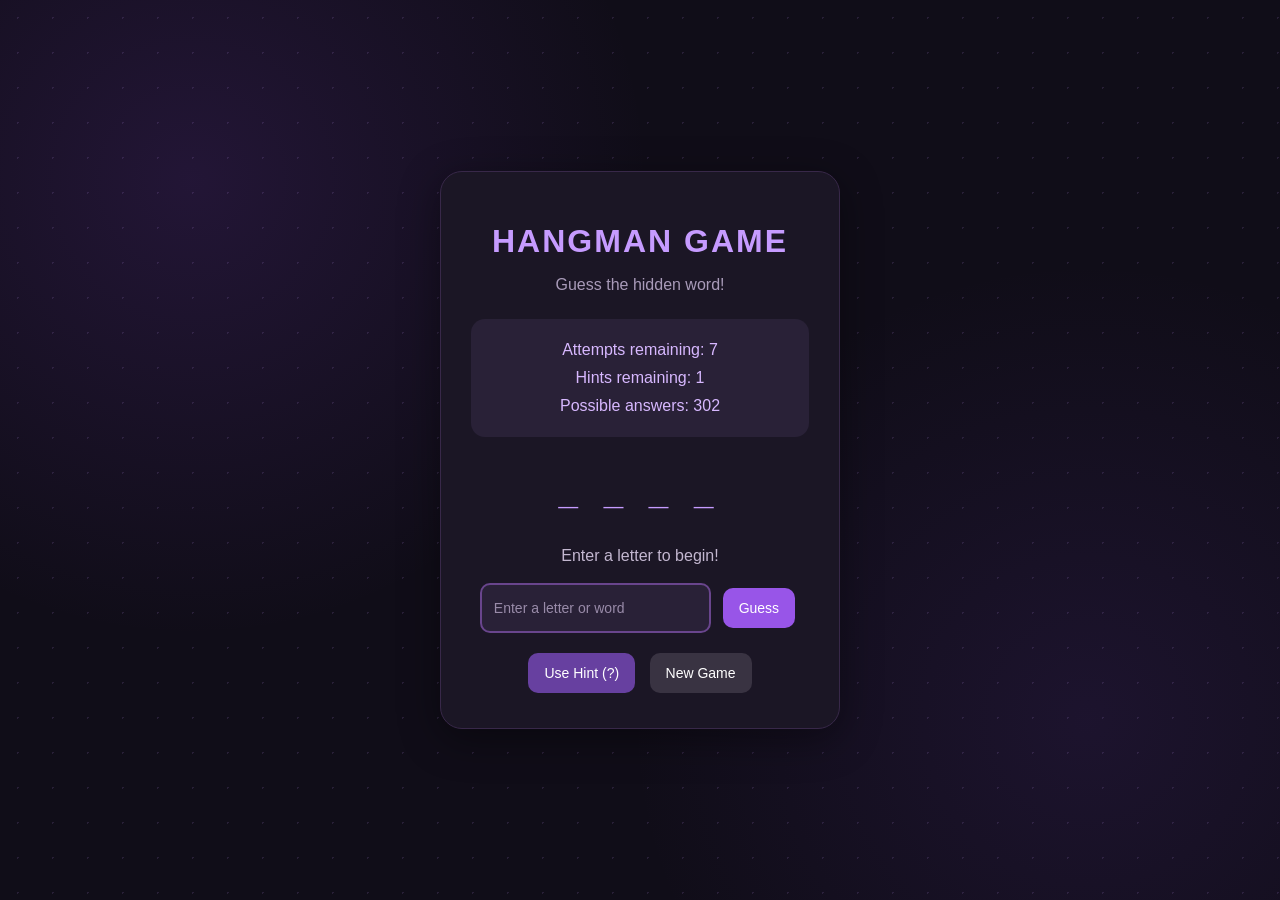
<file: index.html>
<!DOCTYPE html>
<html lang="en">
<head>
    <meta charset="UTF-8">
    <meta name="viewport" content="width=device-width, initial-scale=1.0">
    <title>Hangman Game</title>
    <link rel="stylesheet" href="style.css">
</head>

<body>

    <div class="game-container">

        <h1>HANGMAN GAME</h1>
        <p class="subtitle">Guess the hidden word!</p>

        <div class="game-info">
            <p>Attempts remaining: <span id="attempts">0</span></p>
            <p>Hints remaining: <span id="hints">0</span></p>
            <p>Possible answers: <span id="possible">0</span></p>
        </div>

        <h2 id="word">_ _ _ _ _</h2>

        <p id="message">Load your word list to begin!</p>

        <div class="input-area">
            <input
                type="text"
                id="guess"
                maxlength="30"
                placeholder="Enter a letter or word"
                disabled
            >
            <button id="guessButton" disabled>Guess</button>
        </div>

        <div class="buttons">
            <button id="hintButton" disabled>Use Hint (?)</button>
            <button id="restartButton" disabled>New Game</button>
        </div>

    </div>

    <script src="script.js"></script>

</body>
</html>
</file>
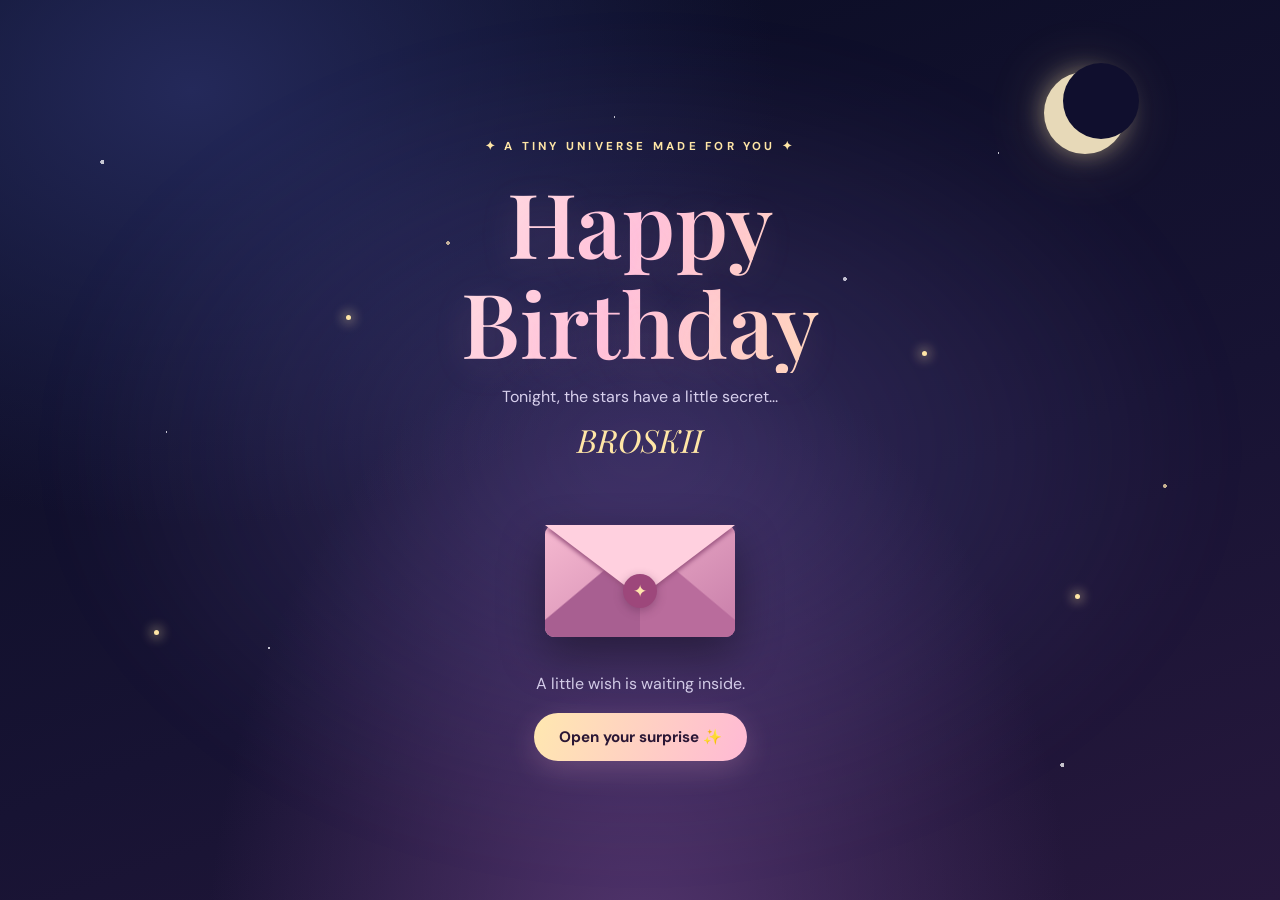
<file: midnight_birthday_garden (1).html>
<!DOCTYPE html>
<html lang="en">
<head>
<meta charset="UTF-8">
<meta name="viewport" content="width=device-width, initial-scale=1.0">
<title>A Little Birthday Magic ✦</title>
<style>
  @import url('https://fonts.googleapis.com/css2?family=DM+Sans:wght@400;500;600;700&family=Playfair+Display:wght@500;600;700&display=swap');

  :root {
    --night: #090d24;
    --violet: #24204d;
    --pink: #ffb7d5;
    --gold: #ffe6a6;
    --cream: #fff7ee;
  }

  * { box-sizing: border-box; }
  body {
    margin: 0;
    min-height: 100vh;
    overflow-x: hidden;
    color: var(--cream);
    font-family: 'DM Sans', sans-serif;
    background:
      radial-gradient(ellipse at 50% 110%, #53356e 0%, transparent 48%),
      radial-gradient(ellipse at 15% 10%, #24295a 0%, transparent 38%),
      linear-gradient(160deg, #080c22, #171333 60%, #27183d);
  }

  .sky, .sky::before, .sky::after {
    position: fixed; inset: 0; pointer-events: none;
  }
  .sky::before {
    content: ""; opacity: .75;
    background-image:
      radial-gradient(2px 2px at 8% 18%, #fff 98%, transparent),
      radial-gradient(1px 1px at 21% 72%, #fff 98%, transparent),
      radial-gradient(2px 2px at 35% 27%, #ffe7ad 98%, transparent),
      radial-gradient(1px 1px at 48% 13%, #fff 98%, transparent),
      radial-gradient(2px 2px at 66% 31%, #fff 98%, transparent),
      radial-gradient(1px 1px at 78% 17%, #fff 98%, transparent),
      radial-gradient(2px 2px at 91% 54%, #ffe7ad 98%, transparent),
      radial-gradient(1px 1px at 13% 48%, #fff 98%, transparent),
      radial-gradient(1px 1px at 57% 81%, #fff 98%, transparent),
      radial-gradient(2px 2px at 83% 85%, #fff 98%, transparent);
    animation: twinkle 4s ease-in-out infinite alternate;
  }
  .sky::after {
    content: ""; opacity: .22;
    background: radial-gradient(ellipse at 50% 50%, #a58bff 0%, transparent 65%);
    filter: blur(45px);
  }
  @keyframes twinkle { from {opacity:.35} to {opacity:.9} }

  .moon {
    position: fixed; width: 82px; height: 82px; border-radius: 50%;
    top: 8%; right: 12%;
    background: #fff0c8;
    box-shadow: 0 0 24px #ffe6a688, 0 0 75px #ffe6a633;
    opacity: .9;
  }
  .moon::after {
    content: ""; position: absolute; width: 76px; height: 76px;
    border-radius: 50%; background: #11102f; left: 19px; top: -9px;
  }

  .firefly {
    position: fixed; width: 5px; height: 5px; border-radius: 50%;
    background: #ffe6a6; box-shadow: 0 0 12px 3px #ffe6a677;
    animation: drift 8s ease-in-out infinite alternate;
    pointer-events: none;
  }
  .f1 {left: 12%; top: 70%}
  .f2 {left: 84%; top: 66%; animation-delay: -3s}
  .f3 {left: 72%; top: 39%; animation-delay: -5s}
  .f4 {left: 27%; top: 35%; animation-delay: -2s}
  @keyframes drift { to { transform: translate(20px,-35px); opacity:.25 } }

  main {
    position: relative; z-index: 1; min-height: 100vh;
    display: grid; place-items: center; padding: 35px 18px;
  }
  .screen {
    width: min(680px, 100%); text-align: center;
    animation: appear 1s ease both;
  }
  @keyframes appear {
    from { opacity: 0; transform: translateY(18px) scale(.98) }
    to { opacity: 1; transform: translateY(0) scale(1) }
  }
  .eyebrow {
    text-transform: uppercase; letter-spacing: .28em;
    color: var(--gold); font-size: .72rem; font-weight: 700;
  }
  h1, h2 {
    font-family: 'Playfair Display', Georgia, serif;
    font-weight: 600; line-height: 1.12;
  }
  h1 {
    font-size: clamp(3rem, 9vw, 5.6rem);
    margin: 18px 0 10px;
    background: linear-gradient(110deg, #fff7e8, #ffc2db 48%, #ffe6a6);
    -webkit-background-clip: text; background-clip: text; color: transparent;
    text-shadow: 0 8px 38px #ffb7d522;
  }
  .subtitle { color: #d8d0ed; font-size: 1rem; line-height: 1.7; }
  .name { color: var(--gold); font-style: italic; }

  .envelope-wrap { margin: 36px auto 28px; width: 190px; height: 145px; position: relative; }
  .envelope {
    position: absolute; inset: 28px 0 0; height: 112px;
    background: linear-gradient(145deg, #f6b9d0, #c77da9);
    border-radius: 9px; box-shadow: 0 18px 45px #0006;
    overflow: hidden;
  }
  .envelope::before {
    content: ""; position: absolute; inset: 0;
    background: linear-gradient(140deg, transparent 49%, #a85f91 50%) left / 50% 100% no-repeat,
                linear-gradient(220deg, transparent 49%, #b96c9c 50%) right / 50% 100% no-repeat;
  }
  .flap {
    position: absolute; left: 0; top: 28px; width: 0; height: 0;
    border-left: 95px solid transparent; border-right: 95px solid transparent;
    border-top: 72px solid #ffd0df; filter: drop-shadow(0 3px 2px #9a5480);
    transform-origin: top; animation: flap 2.4s ease-in-out infinite alternate;
  }
  @keyframes flap { to { transform: rotateX(22deg) } }
  .seal {
    position: absolute; left: 50%; top: 77px; transform: translateX(-50%);
    width: 34px; height: 34px; display: grid; place-items: center;
    border-radius: 50%; background: #9d477b; color: #ffe5ad; font-size: 17px;
    box-shadow: 0 3px 10px #6a315b77;
  }

  .btn {
    border: 0; cursor: pointer; border-radius: 999px; padding: 14px 25px;
    color: #2b1735; background: linear-gradient(110deg, #ffe8b0, #ffb9d5);
    font: 700 .95rem 'DM Sans', sans-serif;
    box-shadow: 0 8px 28px #ffb7d533;
    transition: transform .2s, box-shadow .2s;
  }
  .btn:hover { transform: translateY(-3px); box-shadow: 0 12px 35px #ffb7d555; }
  .btn:active { transform: scale(.98); }
  .secondary {
    color: #fff2f8; background: #ffffff12; border: 1px solid #ffffff35;
    box-shadow: none;
  }

  #surprise { display: none; }
  .card {
    border: 1px solid #ffffff26; border-radius: 28px; padding: clamp(24px, 5vw, 42px);
    background: linear-gradient(145deg, #ffffff14, #ffffff08);
    box-shadow: 0 24px 80px #0005, inset 0 1px #ffffff20;
    backdrop-filter: blur(12px);
  }
  .cat-scene {
    width: 210px; height: 185px; margin: 0 auto 8px; position: relative;
    display: grid; place-items: center;
  }
  .cat {
    font-size: 104px; filter: drop-shadow(0 12px 13px #0005);
    animation: bob 2.8s ease-in-out infinite;
  }
  @keyframes bob { 50% { transform: translateY(-9px) rotate(-2deg) } }
  .rose {
    position: absolute; font-size: 47px; right: 12px; bottom: 23px;
    transform: rotate(-22deg); animation: rose 2.8s ease-in-out infinite;
    filter: drop-shadow(0 5px 9px #0005);
  }
  @keyframes rose { 50% { transform: rotate(-8deg) translateY(-7px) } }
  .sparkle { position: absolute; color: var(--gold); animation: sparkle 2s infinite ease-in-out; }
  .s1 {top: 8px; left: 25px}
  .s2 {right: 15px; top: 30px; animation-delay: .7s}
  .s3 {left: 20px; bottom: 20px; animation-delay: 1.2s}
  @keyframes sparkle { 50% {opacity:.25; transform: scale(.7) rotate(35deg)} }

  #surprise h2 {
    font-size: clamp(2.5rem, 8vw, 4.4rem); margin: 6px 0 12px;
    color: #ffe2ed; text-shadow: 0 0 30px #ffafd544;
  }
  .wish { color: #e5d9ef; line-height: 1.8; max-width: 470px; margin: 0 auto 24px; }
  .question {
    margin: 28px 0 17px; color: var(--gold);
    font-family: 'Playfair Display', Georgia, serif; font-size: 1.45rem;
  }
  .choices { display: flex; justify-content: center; flex-wrap: wrap; gap: 12px; }
  #reply {
    min-height: 32px; margin-top: 22px; color: #ffd2e5;
    font-family: 'Playfair Display', Georgia, serif; font-size: 1.25rem;
  }
  .tiny { margin-top: 26px; color: #bdb4d4; font-size: .76rem; letter-spacing: .06em; }

  .petal {
    position: fixed; top: -25px; z-index: 3; pointer-events: none;
    animation: fall linear forwards; opacity: .9;
  }
  @keyframes fall { to { transform: translateY(110vh) rotate(500deg); opacity: .1 } }

  @media (max-width: 480px) {
    .moon { width: 58px; height: 58px; right: 8%; top: 5% }
    .moon::after { width: 54px; height: 54px; left: 14px; top: -7px }
    .card { border-radius: 22px }
  }
  @media (prefers-reduced-motion: reduce) {
    *, *::before, *::after { animation-duration: .01ms !important; animation-iteration-count: 1 !important; scroll-behavior: auto !important; }
  }
</style>
</head>
<body>
<div class="sky"></div>
<div class="moon"></div>
<div class="firefly f1"></div><div class="firefly f2"></div>
<div class="firefly f3"></div><div class="firefly f4"></div>

<main>
  <section class="screen" id="opening">
    <div class="eyebrow">✦ a tiny universe made for you ✦</div>
    <h1>Happy<br>Birthday</h1>
    <div class="subtitle">Tonight, the stars have a little secret...</div>
    <div class="name" style="font-family:'Playfair Display',serif;font-size:2rem;margin-top:8px;">BROSKII</div>
    <div class="envelope-wrap" aria-hidden="true">
      <div class="envelope"></div>
      <div class="flap"></div>
      <div class="seal">✦</div>
    </div>
    <p class="subtitle">A little wish is waiting inside.</p>
    <button class="btn" id="openBtn">Open your surprise ✨</button>
  </section>

  <section class="screen" id="surprise">
    <div class="card">
      <div class="eyebrow">✦ delivered by moonlight ✦</div>
      <div class="cat-scene" aria-label="A cute cat holding a rose">
        <span class="sparkle s1">✧</span><span class="sparkle s2">✦</span><span class="sparkle s3">✧</span>
        <div class="cat">🐱</div>
        <div class="rose">🌹</div>
      </div>
      <h2>Happy Birthday<br><span class="name">BROSKII</span>!</h2>
      <p class="wish">May your days be sprinkled with little joys, your dreams find their way to you, and your year glow brighter than all the stars tonight. Here's a rose, just for you. 🌷</p>
      <div class="question">Do you like my gift?</div>
      <div class="choices">
        <button class="btn" id="yesBtn">Of course! 💗</button>
        <button class="btn secondary" id="noBtn">Not really 🙈</button>
      </div>
      <div id="reply" aria-live="polite"></div>
      <div class="tiny">made with a little magic & a lot of thought ✦</div>
    </div>
  </section>
</main>

<script>
  const opening = document.getElementById('opening');
  const surprise = document.getElementById('surprise');

  function petals(count = 24) {
    const symbols = ['✿', '✧', '❀', '♥'];
    for (let i = 0; i < count; i++) {
      const p = document.createElement('span');
      p.className = 'petal';
      p.textContent = symbols[Math.floor(Math.random() * symbols.length)];
      p.style.left = Math.random() * 100 + 'vw';
      p.style.fontSize = (12 + Math.random() * 15) + 'px';
      p.style.color = Math.random() > .5 ? '#ffc5dc' : '#ffe6a6';
      p.style.animationDuration = (5 + Math.random() * 5) + 's';
      p.style.animationDelay = (Math.random() * 2) + 's';
      document.body.appendChild(p);
      setTimeout(() => p.remove(), 11000);
    }
  }

  document.getElementById('openBtn').addEventListener('click', () => {
    opening.style.display = 'none';
    surprise.style.display = 'block';
    surprise.style.animation = 'appear .9s ease both';
    petals(38);
  });

  document.getElementById('yesBtn').addEventListener('click', () => {
    document.getElementById('reply').textContent = 'YAY! You just made this little corner of the universe brighter! 💖';
    petals(30);
  });

  document.getElementById('noBtn').addEventListener('click', () => {
    document.getElementById('reply').textContent = 'Hmm… the cat is asking for one more chance. 🥺🌹';
  });
</script>
</body>
</html>
</file>
<file: style.css>
/* MIDNIGHT AMETHYST THEME */

body {
    margin: 0;
    padding: 20px;
    font-family: Arial, sans-serif;
   background-color: #100d18;

    background-image:
    radial-gradient(circle, rgba(198, 155, 255, 0.13) 1px, transparent 1px),
    radial-gradient(circle at 15% 20%, rgba(132, 65, 210, 0.16), transparent 35%),
    radial-gradient(circle at 85% 80%, rgba(100, 55, 170, 0.15), transparent 35%);

    background-size:
    35px 35px,
    auto,
    auto;

    background-attachment: fixed;
    display: flex;
    justify-content: center;
    align-items: center;
    min-height: 100vh;
    box-sizing: border-box;
}

.game-container {
    background: #1b1625;
    width: 400px;
    max-width: 100%;
    padding: 30px;
    border-radius: 22px;
    text-align: center;
    border: 1px solid #382849;
    box-shadow: 0 10px 40px rgba(0, 0, 0, 0.4);
    box-sizing: border-box;
}

h1 {
    color: #c69bff;
    margin-bottom: 5px;
    letter-spacing: 2px;
}

.subtitle {
    color: #a99bb9;
    margin-bottom: 25px;
}

.game-info {
    background: #292137;
    padding: 12px;
    border-radius: 14px;
    color: #d7b8ff;
}

.game-info p {
    margin: 10px;
}

#word {
    font-size: 35px;
    letter-spacing: 8px;
    color: #c69bff;
    margin: 35px 0;
    overflow-wrap: anywhere;
}

#message {
    color: #c3b7d0;
    min-height: 20px;
}

.input-area {
    display: flex;
    justify-content: center;
    gap: 7px;
}

#guess {
    min-width: 0;
    width: 60%;
    padding: 12px;
    background: #292137;
    color: white;
    border: 2px solid #69458d;
    border-radius: 10px;
    font-size: 14px;
    outline: none;
}

#guess:focus {
    border-color: #c69bff;
}

#guess::placeholder {
    color: #998ba9;
}

button {
    padding: 12px 16px;
    border: none;
    border-radius: 10px;
    background: #9855e8;
    color: white;
    cursor: pointer;
    margin: 5px;
    font-size: 14px;
    transition: 0.2s;
}

button:hover:not(:disabled) {
    background: #b47aff;
    transform: translateY(-2px);
}

button:disabled {
    background: #51465d;
    color: #aaa0b3;
    cursor: not-allowed;
}

#hintButton {
    background: #6740a0;
}

#hintButton:hover:not(:disabled) {
    background: #8556c4;
}

#restartButton {
    background: #393342;
}

#restartButton:hover:not(:disabled) {
    background: #51465d;
}

.buttons {
    margin-top: 15px;
}

@media (max-width: 450px) {
    .game-container {
        padding: 20px;
    }

    #word {
        font-size: 27px;
        letter-spacing: 5px;
    }
}
</file>
